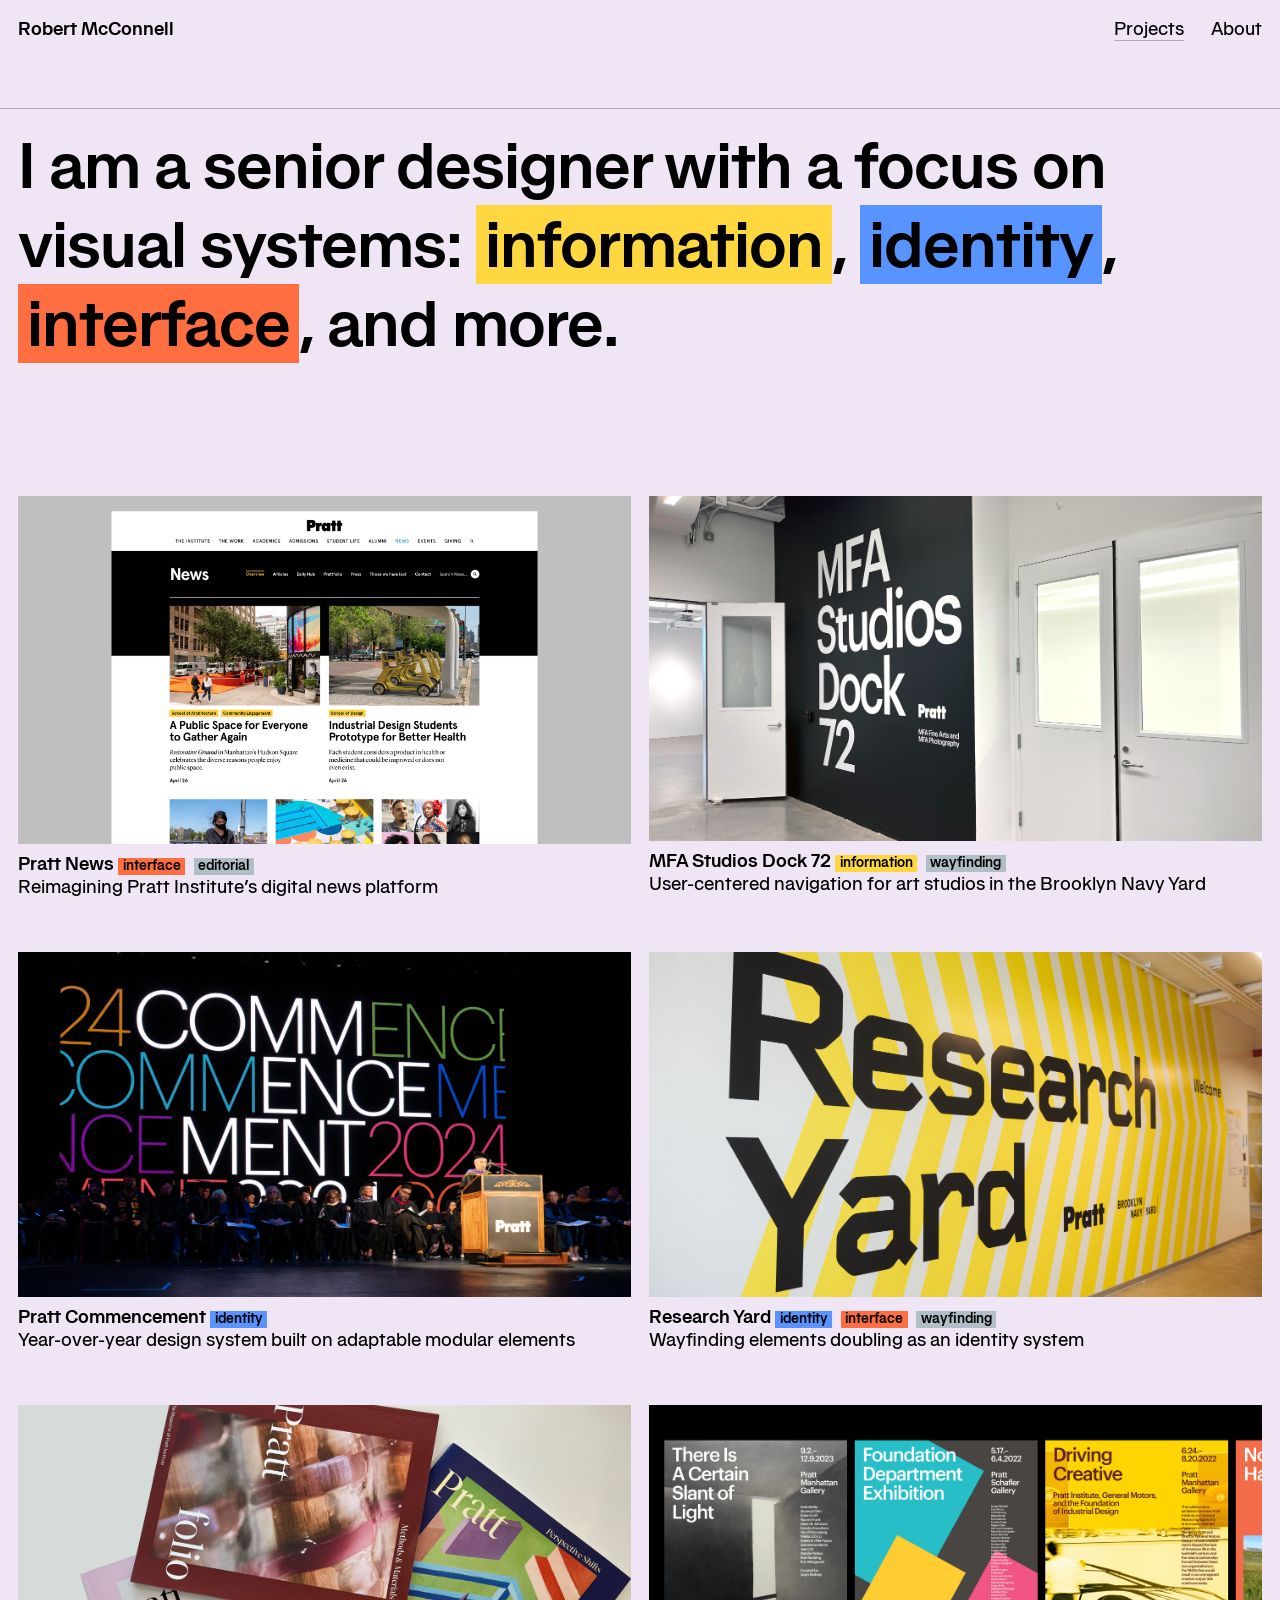
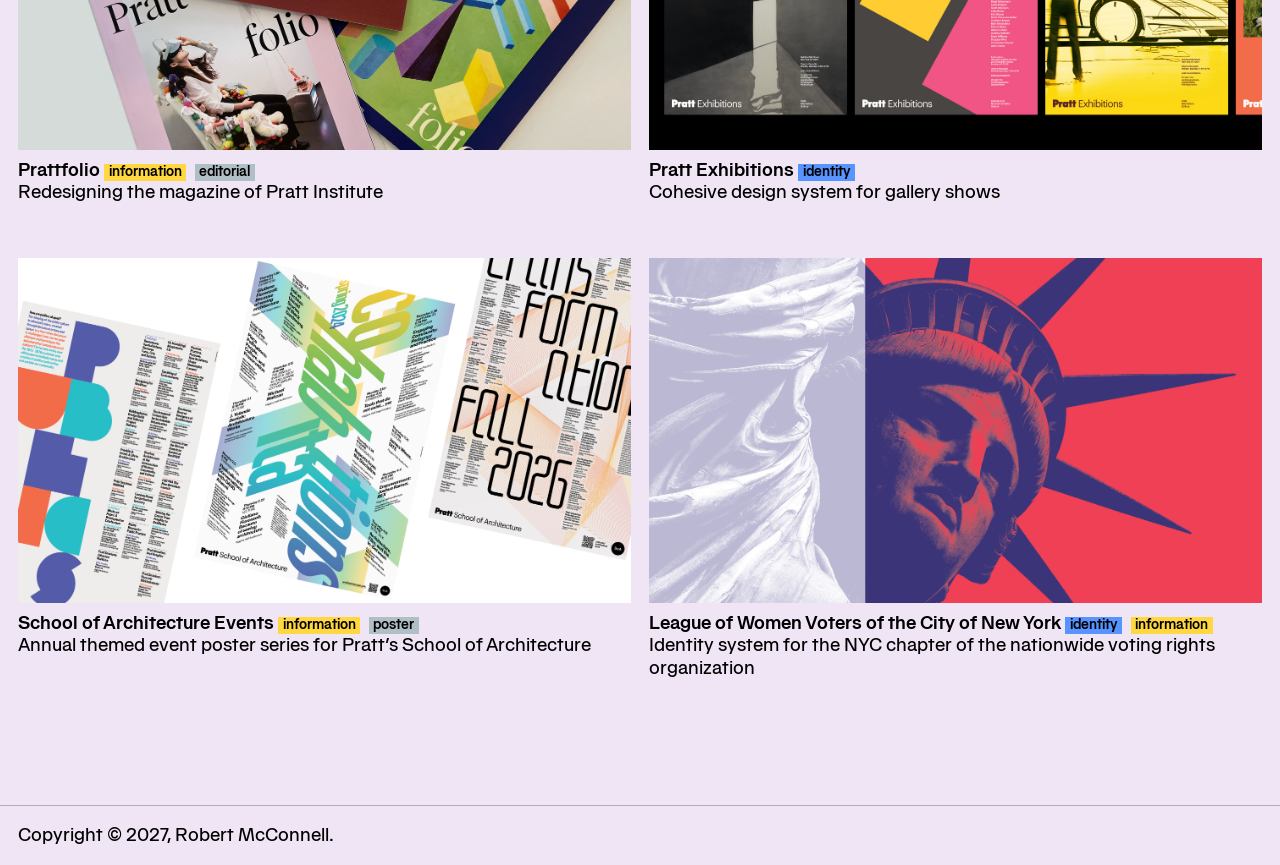
<file: index.html>
<!DOCTYPE html>
<html lang="en">
	<head>
		<title>Robert McConnell</title>
		<meta name="viewport" content="width=device-width, initial-scale=1, shrink-to-fit=no" />
		<meta http-equiv="x-ua-compatible" content="ie=edge" />
		<link rel="stylesheet" href="assets/css/reset.css" media="screen" type="text/css" />
		<link rel="stylesheet" href="assets/css/fonts.css" media="screen" type="text/css" />
		<link rel="stylesheet" href="assets/css/style.css" media="screen" type="text/css" />
	</head>
	<body>
		<nav id="nav">
			<div class="nav-name">
				Robert McConnell
			</div>
			<div class="nav-menu">
				<ul>
					<li><a class="active">Projects</a></li>
					<li><a href="about/">About</a></li>
				</ul>
			</div>
		</nav>
		<header>
			<div class="rm-intro">
				<p class="intro">I am a senior designer with a focus on visual systems: <span class="yellow">information</span>, <span class="blue">identity</span>, <span class="red">interface</span>, and more.</p>
			</div>
		</header>
		<main>
			<div class="project-item">
				<a href="projects/pratt-news">
					<img src="projects/pratt-news/001.jpg" alt="Pratt News">
					<ul>
						<li class="project-item-name">Pratt News <span class="project-tag red">interface</span> <span class="project-tag gray">editorial</span></li>
						<li class="project-item-desc">Reimagining Pratt Institute&rsquo;s digital news platform</li>
					</ul>
				</a>
			</div>
			<div class="project-item">
				<a href="projects/dock-72">
					<img src="projects/dock-72/tn.jpg" alt="MFA Studios Dock 72">
					<ul>
						<li class="project-item-name">MFA Studios Dock 72 <span class="project-tag yellow">information</span> <span class="project-tag gray">wayfinding</span></li>
						<li class="project-item-desc">User-centered navigation for art studios in the Brooklyn Navy Yard</li>
					</ul>
				</a>
			</div>		
			<div class="project-item">
				<a href="projects/commencement">
					<img src="projects/commencement/001.jpg" alt="Pratt Commencement">
					<ul>
						<li class="project-item-name">Pratt Commencement <span class="project-tag blue">identity</span></li>
						<li class="project-item-desc">Year-over-year design system built on adaptable modular elements</li>
					</ul>
				</a>
			</div>		
			<div class="project-item">
				<a href="projects/exhibitions">
					<img src="projects/research-yard/tn.jpg" alt="Research Yard">
					<ul>
						<li class="project-item-name">Research Yard <span class="project-tag blue">identity</span> <span class="project-tag red">interface</span> <span class="project-tag gray">wayfinding</span></li>
						<li class="project-item-desc">Wayfinding elements doubling as an identity system</li>
					</ul>
				</a>
			</div>		
			<div class="project-item">
				<a href="projects/prattfolio">
					<img src="projects/prattfolio/tn.jpg" alt="Prattfolio Magazine">
					<ul>
						<li class="project-item-name">Prattfolio <span class="project-tag yellow">information</span> <span class="project-tag gray">editorial</span></li>
						<li class="project-item-desc">Redesigning the magazine of Pratt Institute</li>
					</ul>
				</a>
			</div>		
			<div class="project-item">
				<a href="projects/exhibitions">
					<img src="projects/exhibitions/001.jpg" alt="Pratt Exhibitions">
					<ul>
						<li class="project-item-name">Pratt Exhibitions <span class="project-tag blue">identity</span></li>
						<li class="project-item-desc">Cohesive design system for gallery shows</li>
					</ul>
				</a>
			</div>		
			<div class="project-item">
				<a href="projects/exhibitions">
					<img src="projects/architecture-posters/tn.jpg" alt="School of Architecture Events">
					<ul>
						<li class="project-item-name">School of Architecture Events <span class="project-tag yellow">information</span> <span class="project-tag gray">poster</span></li>
						<li class="project-item-desc">Annual themed event poster series for Pratt&rsquo;s School of Architecture</li>
					</ul>
				</a>
			</div>		
			<div class="project-item">
				<a href="projects/league-of-women-voters">
					<img src="projects/league-of-women-voters/tn.jpg" alt="League of Women Voters of the City of New York">
					<ul>
						<li class="project-item-name">League of Women Voters of the City of New York <span class="project-tag blue">identity</span> <span class="project-tag yellow">information</span></li>
						<li class="project-item-desc">Identity system for the NYC chapter of the nationwide voting rights organization</li>
					</ul>
				</a>
			</div>		
		</main>
		<div class="copyright">
			Copyright &copy; 2027, Robert McConnell.
		</div>
		<script src="https://ajax.googleapis.com/ajax/libs/jquery/3.2.1/jquery.min.js"></script>
		<script src="assets/js/bgcolor.js"></script>
	</body>
</html>
</file>
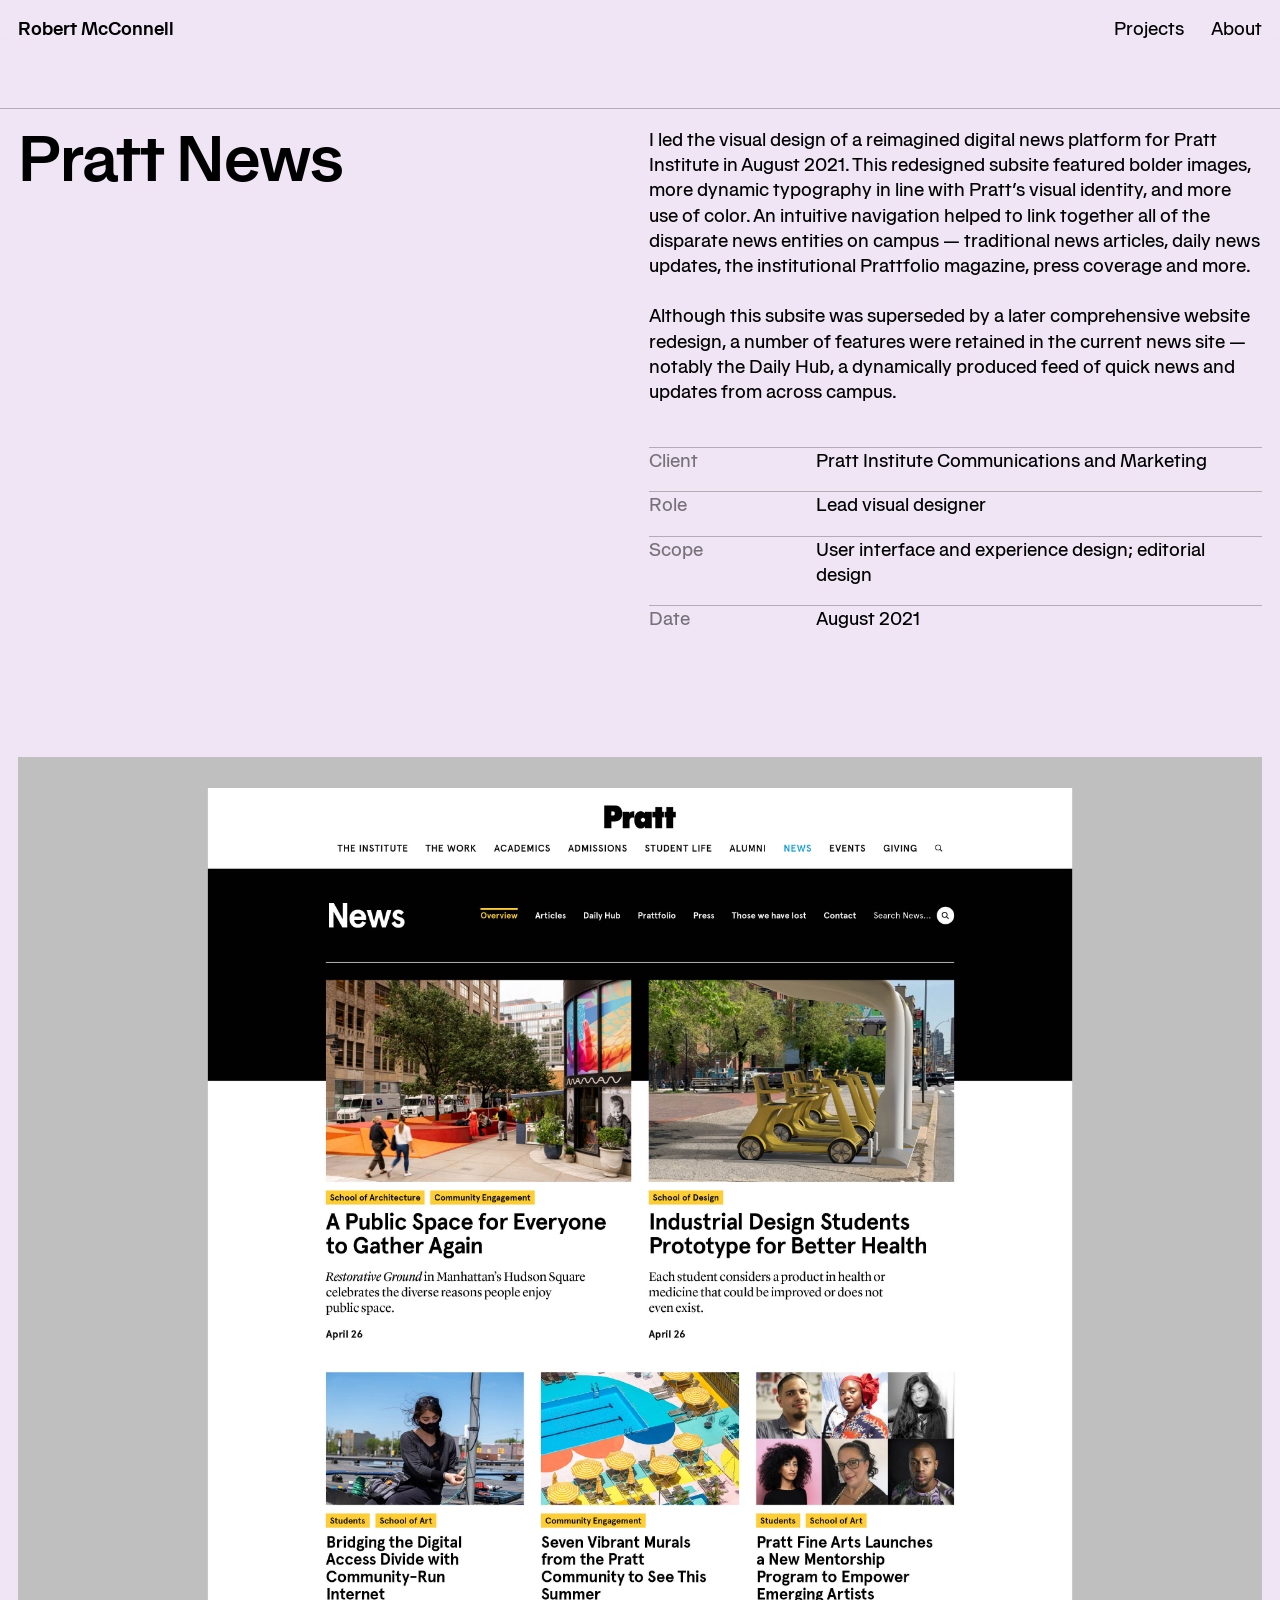
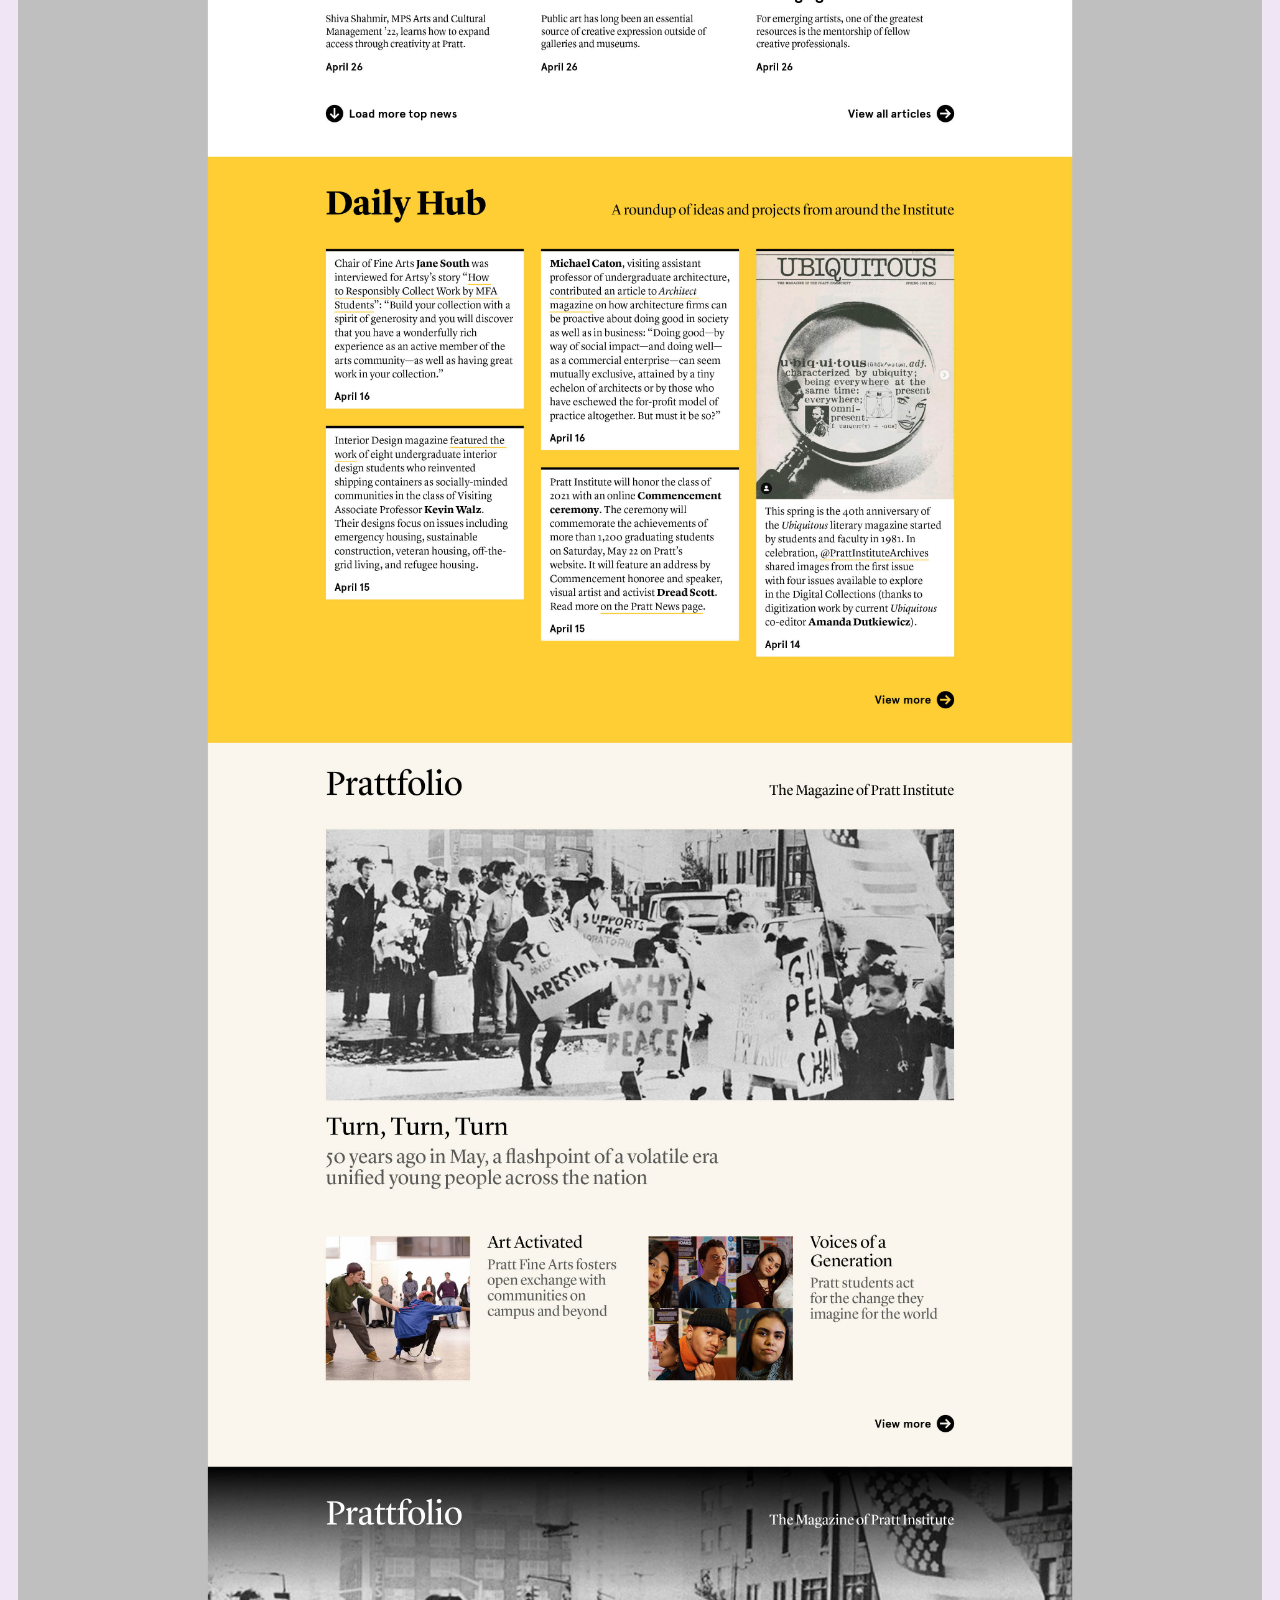
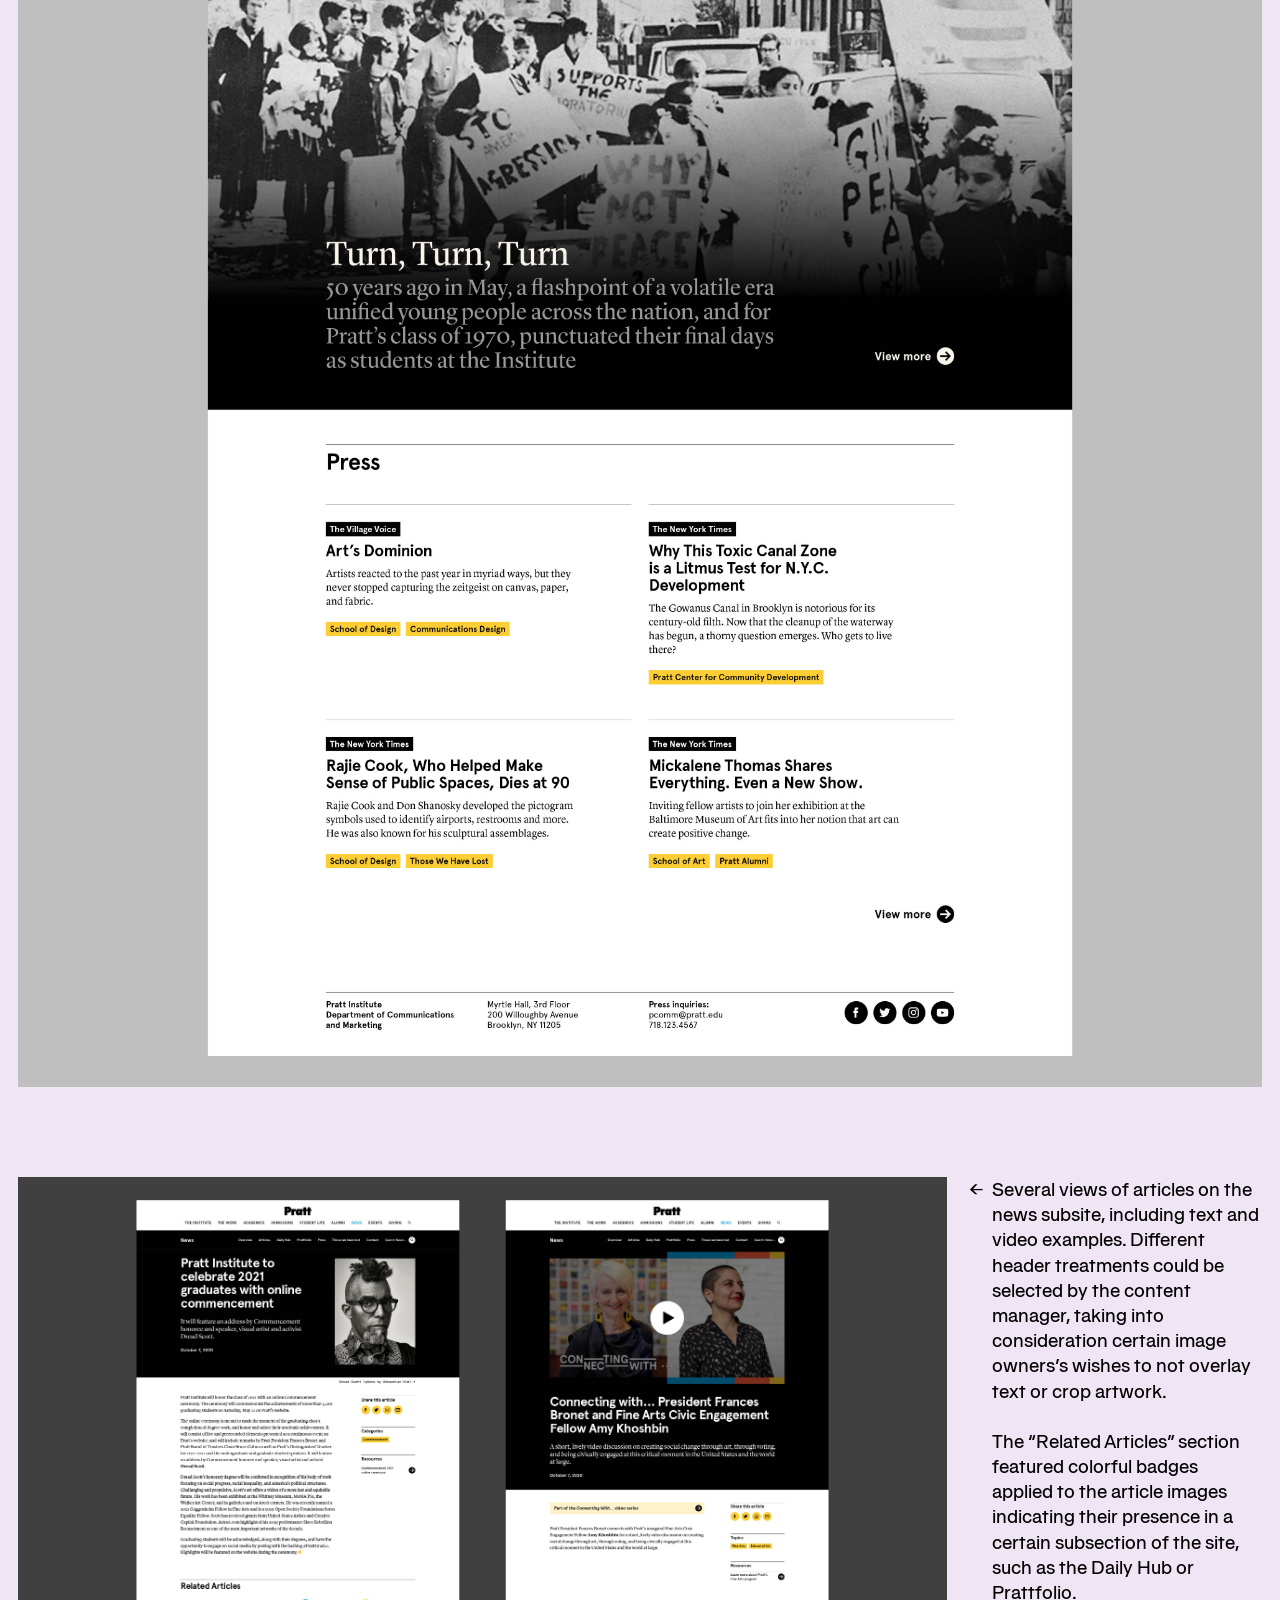
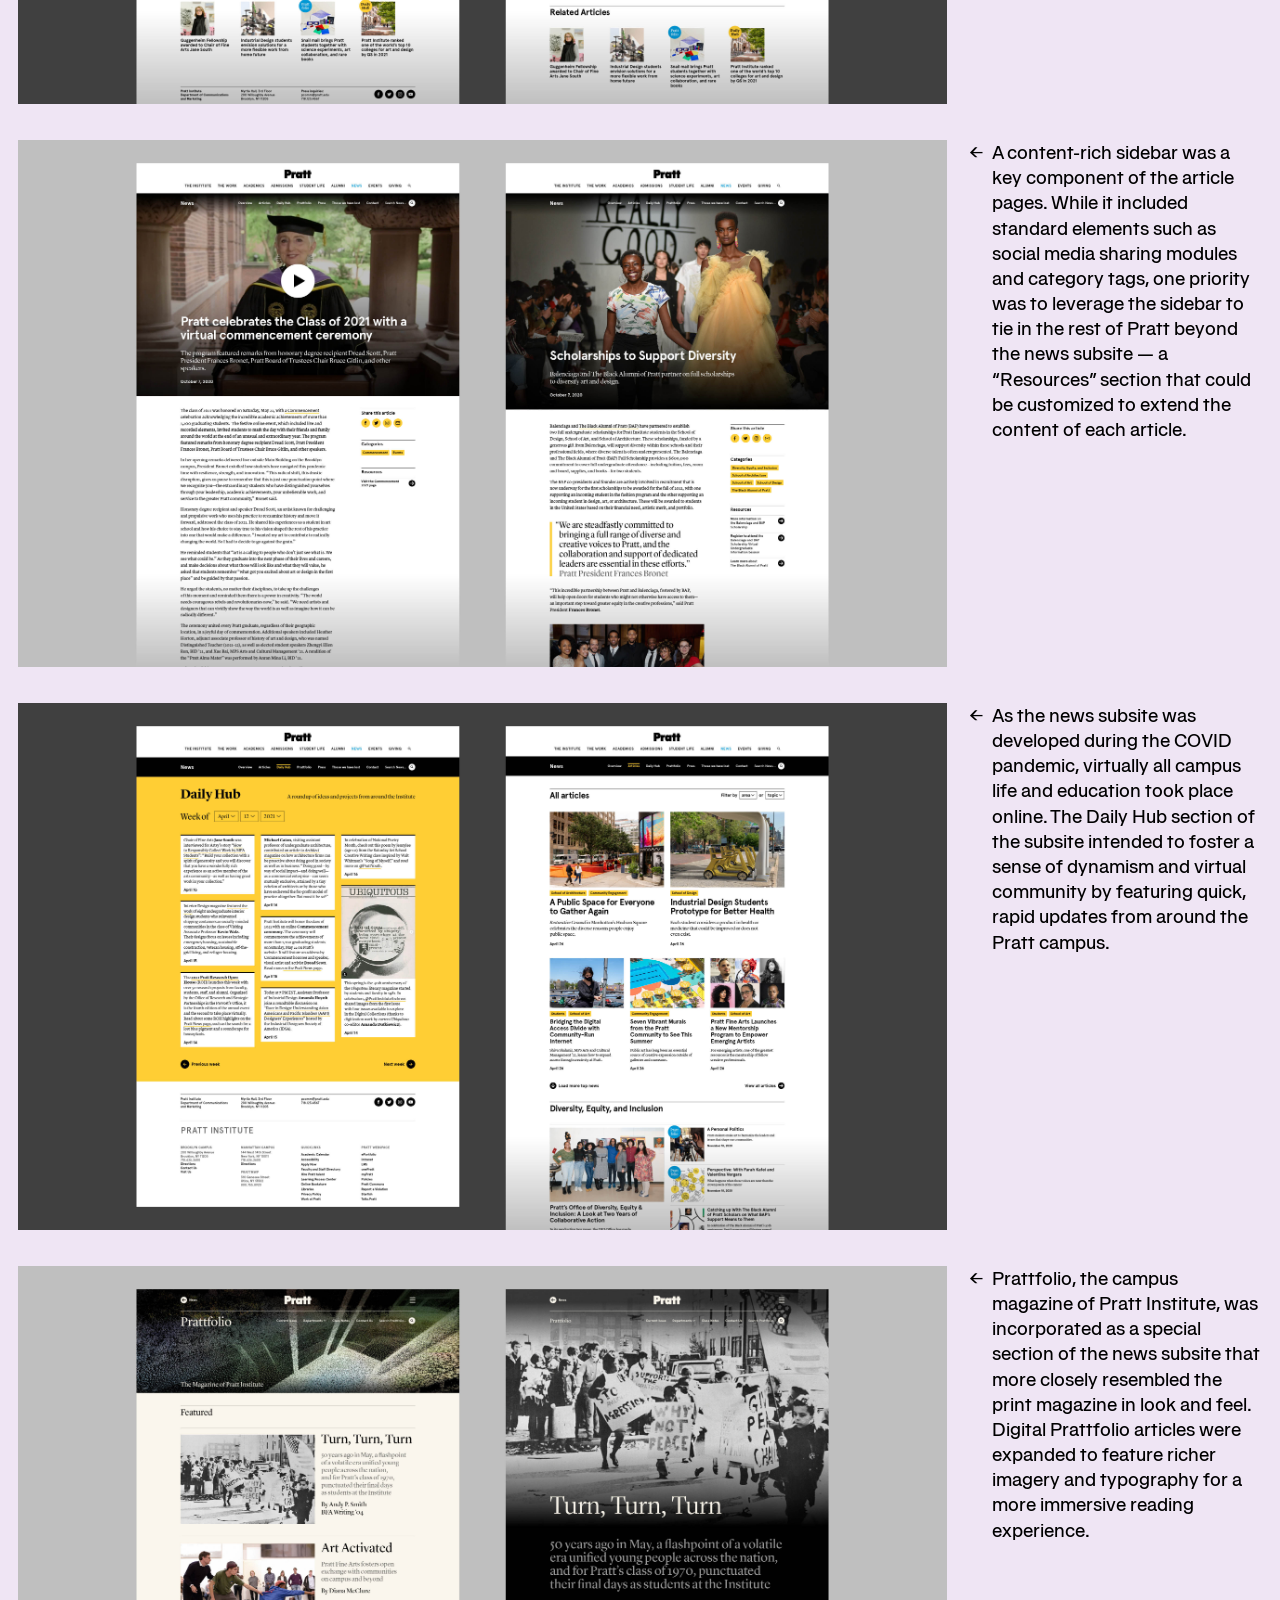
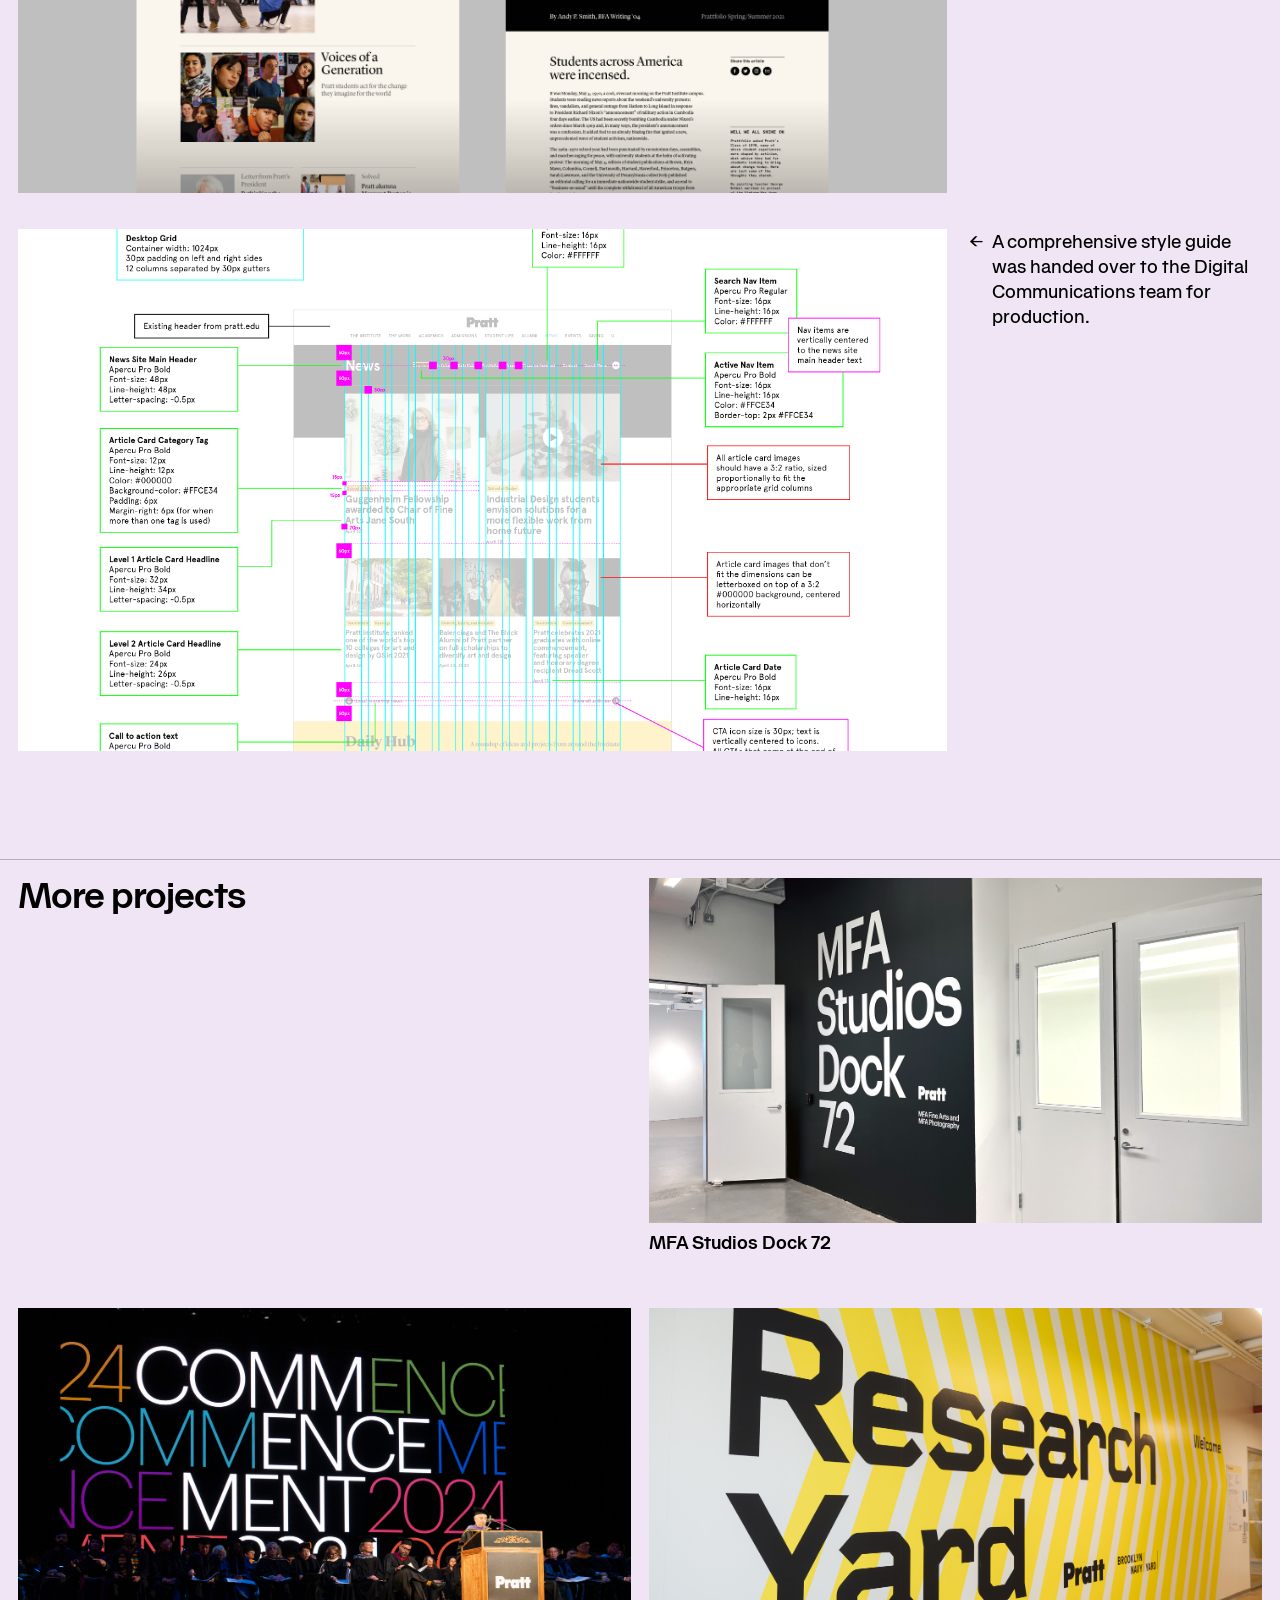
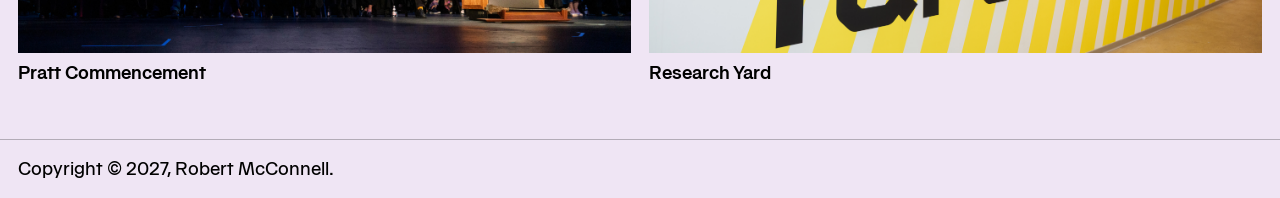
<file: projects/pratt-news/index.html>
<!DOCTYPE html>
<html lang="en">
	<head>
		<title>Robert McConnell &rarr; Pratt News</title>
		<meta name="viewport" content="width=device-width, initial-scale=1, shrink-to-fit=no" />
		<meta http-equiv="x-ua-compatible" content="ie=edge" />
		<link rel="stylesheet" href="../../assets/css/reset.css" media="screen" type="text/css" />
		<link rel="stylesheet" href="../../assets/css/fonts.css" media="screen" type="text/css" />
		<link rel="stylesheet" href="../../assets/css/style.css" media="screen" type="text/css" />
	</head>
	<body>
		<nav id="nav">
			<div class="nav-name">
				<a href="../../">Robert McConnell</a>
			</div>
			<div class="nav-menu">
				<ul>
					<li><a href="../">Projects</a></li>
					<li><a href="../../about/">About</a></li>
				</ul>
			</div>
		</nav>
		<header>
			<div class="project-name">
				<h1>Pratt News</h1>
			</div>
			<div class="project-desc">
				<p>I led the visual design of a reimagined digital news platform for Pratt Institute in August 2021. This redesigned subsite featured bolder images, more dynamic typography in line with Pratt&rsquo;s visual identity, and more use of color. An intuitive navigation helped to link together all of the disparate news entities on campus &mdash; traditional news articles, daily news updates, the institutional Prattfolio magazine, press coverage and more.</p>
				<p>Although this subsite was superseded by a later comprehensive website redesign, a number of features were retained in the current news site &mdash; notably the Daily Hub, a dynamically produced feed of quick news and updates from across campus.</p>
			</div>
			<div class="project-details">
				<dl>
					<dd>Client</dd>
					<dt>Pratt Institute Communications and Marketing</dt>
				</dl>
				<dl>
					<dd>Role</dd>
					<dt>Lead visual designer</dt>
				</dl>
				<dl>
					<dd>Scope</dd>
					<dt>User interface and experience design; editorial design</dt>
				</dl>
				<dl>
					<dd>Date</dd>
					<dt>August 2021</dt>
				</dl>
			</div>
		</header>
		<main>
			<div class="project-images">
				<img src="001.jpg" class="no-margin" alt="Top of the Pratt News homepage, showing navigation and key articles" />
				<img src="002.jpg" class="no-margin" alt="Second view of the Pratt News homepage, showing the top of the Daily Hub" />
				<img src="003.jpg" class="no-margin" alt="Third view of the Pratt News homepage, showing Prattfolio" />
				<img src="004.jpg" class="no-margin" alt="Fourth view of the Pratt News homepage, showing Prattfolio" />
				<img src="005.jpg" class="no-margin" alt="Fifth view of the Pratt News homepage, showing the press section and footer" />
			</div>
			<div class="project-subimages">
				<img src="006.jpg" alt="Several views of articles on the news subsite, including text and video examples" />
			</div>	
			<div class="project-info">
				<p class="caption-left">Several views of articles on the news subsite, including text and video examples. Different header treatments could be selected by the content manager, taking into consideration certain image owners&rsquo;s wishes to not overlay text or crop artwork.</p>
				<p class="caption-left">The &ldquo;Related Articles&rdquo; section featured colorful badges applied to the article images indicating their presence in a certain subsection of the site, such as the Daily Hub or Prattfolio.</p>
			</div>
			<div class="project-subimages">
				<img src="007.jpg" alt="Several views of articles on the news subsite, including text and video examples" />
			</div>	
			<div class="project-info">
				<p class="caption-left">A content-rich sidebar was a key component of the article pages. While it included standard elements such as social media sharing modules and category tags, one priority was to leverage the sidebar to tie in the rest of Pratt beyond the news subsite &mdash; a &ldquo;Resources&rdquo; section that could be customized to extend the content of each article.</p>
			</div>
			<div class="project-subimages">
				<img src="008.jpg" alt="View of The Daily Hub" />
			</div>	
			<div class="project-info">
				<p class="caption-left">As the news subsite was developed during the COVID pandemic, virtually all campus life and education took place online. The Daily Hub section of the subsite intended to foster a sense of dynamism and virtual community by featuring quick, rapid updates from around the Pratt campus.</p>
			</div>
			<div class="project-subimages">
				<img src="009.jpg" alt="View of the Prattfolio section of the site" />
			</div>	
			<div class="project-info">
				<p class="caption-left">Prattfolio, the campus magazine of Pratt Institute, was incorporated as a special section of the news subsite that more closely resembled the print magazine in look and feel. Digital Prattfolio articles were expanded to feature richer imagery and typography for a more immersive reading experience.</p>
			</div>
			<div class="project-subimages">
				<img src="010.jpg" alt="Excerpt from the style guide" />
			</div>	
			<div class="project-info">
				<p class="caption-left">A comprehensive style guide was handed over to the Digital Communications team for production.</p>
			</div>
		</main>
		<footer>
			<div class="footer-more-projects">
				<h6>More projects</h6>
			</div>
			<div class="project-item">
				<a href="../dock-72">
					<img src="../dock-72/tn.jpg" alt="MFA Studios Dock 72">
					<ul>
						<li class="project-item-name">MFA Studios Dock 72</li>
					</ul>
				</a>
			</div>
			<div class="project-item">
				<a href="../commencement">
					<img src="../commencement/001.jpg" alt="Pratt Commencement">
					<ul>
						<li class="project-item-name">Pratt Commencement</li>
					</ul>
				</a>
			</div>
			<div class="project-item">
				<a href="../research-yard">
					<img src="../research-yard/tn.jpg" alt="Research Yard">
					<ul>
						<li class="project-item-name">Research Yard</li>
					</ul>
				</a>
			</div>
		</footer>
		<div class="copyright">
			Copyright &copy; 2027, Robert McConnell.
		</div>
		<script src="https://ajax.googleapis.com/ajax/libs/jquery/3.2.1/jquery.min.js"></script>
		<script src="../../assets/js/bgcolor.js"></script>
	</body>
</html>
</file>
<file: assets/css/fonts.css>
@font-face {
  font-family: "Halvar";
  src: url("../fonts/Halvar-Mittelschrift-Regular.woff") format("woff");
  font-weight: 400;
  font-style: normal;
}

@font-face {
  font-family: "Halvar";
  src: url("../fonts/Halvar-Mittelschrift-Bold.woff") format("woff");
  font-weight: 700;
  font-style: normal;
}


@font-face {
  font-family: "Metra";
  src: url("../fonts/HLC-Metra-Regular.woff2") format("woff");
  font-weight: 400;
  font-style: normal;
}

@font-face {
  font-family: "Metra";
  src: url("../fonts/HLC-Metra-Medium.woff2") format("woff");
  font-weight: 500;
  font-style: normal;
}

@font-face {
  font-family: "Metra";
  src: url("../fonts/HLC-Metra-Bold.woff2") format("woff");
  font-weight: 700;
  font-style: normal;
}
</file>
<file: assets/css/style.css>
html {
	font-size: 18px;
}
body {
	font-family: 'Metra', sans-serif;
	font-feature-settings: 'ss03' 1;
	overflow-y: scroll;
	line-height: 1.25;
}
nav {
	width: 100%;
	padding: 1rem;
	margin: 0 0 4rem 0;
	position: fixed;
	top: 0;
	z-index: 1000;
	display: grid;
	grid-template-columns: repeat(2, 1fr);
	grid-gap: 1rem;
	backdrop-filter: blur(10px);
}
nav ul {
	float: right;
}
nav li {
	float: left;
	margin-left: 1.5rem;
}
header {
	display: grid;
	grid-gap: 1rem;
	margin: 0 0 4rem 0;
	padding: 1rem;
	border-top: 1px rgba(0,0,0,0.25) solid;
}
main {
	display: grid;
	grid-gap: 1rem;
	padding: 1rem;
	margin: 0 0 4rem 0;
}
footer {
	display: grid;
	grid-gap: 1rem;
	padding: 1rem;
	border-top: 1px rgba(0,0,0,0.25) solid;
}
.copyright {
	padding: 1rem;
	border-top: 1px rgba(0,0,0,0.25) solid;
}

.intro {
	line-height: 1.25;}
.intro,
h1 {
	font-weight: 500;
	letter-spacing: -2px;
	max-width: 2000px;
	text-box-edge: cap alphabetic;
	text-box-trim: trim-both;
}
h1 {
	line-height: 1;
	margin: 0 0 4rem 0;
}
h6 {
	line-height: 1;
	font-size: 2rem;
	font-weight: 500;
	letter-spacing: -1px;
	margin: 0 0 2rem 0;
}

.intro span {
	padding: 0 0.5rem;
}
.project-item {
	margin: 0 0 2rem 0;
	transition: 0.25s ease-in-out;
}
.project-item img {
	margin: 0 0 .5rem 0;
}
.project-item:hover {
	color: #000000;
	opacity: 0.65;
	transition: 0.25s ease-in-out;
}
.nav-name,
.project-item-name {
	font-weight: 500;
}
.project-tag {
	padding: 0 0.25rem;
	font-size: 0.75rem;
	display: inline-block;
	margin-right: 0.25rem;
}
.blue {
	background-color: #5794ff;
}
.red {
	background-color: #ff6e40;
}
.yellow {
	background-color: #ffd740;
}
.gray {
	background-color: #b0bec5;
}

img {
	display: block;
	width: 100%;
	margin: 0 0 1rem 0;
}
a {
	color: #000000;
	text-decoration: none;
	border-bottom: 1px rgba(0,0,0,0) solid;
	transition: 0.15s ease-in-out;
}
a.active,
a:hover {
	border-bottom: 1px rgba(0,0,0,0.25) solid;
	transition: 0.15s ease-in-out;
}
p {
	line-height: 1.4;
	text-box-edge: cap alphabetic;
	text-box-trim: trim-both;
	margin-bottom: 1.4rem;
	max-width: 1000px;
}
.caption-left {
	display: list-item;
	list-style-type: none;
	padding-left: 0.5rem;
	margin-left: 1rem;
}
dl {
	display: grid;
	grid-column-gap: 1rem;
	line-height: 1.4;
	border-top: 1px rgba(0,0,0,0.25) solid;
	margin: 0 0 1.4rem 0;
}
dd {
	color: rgba(0,0,0,0.5)
}
.no-margin {
	margin: 0;
}

/*XS screen sizes*/
@media (max-width: 767px) {
	header {
		margin: 6rem 0 2rem 0;
	}
	.project-images {
		margin: 0 0 4rem 0;
	}
	.intro {
		font-size: 1.75rem;
		letter-spacing: -0.5px;
	}
	h1 {
		font-size: 2rem;
		letter-spacing: -0.5px;
	}
	.caption-left:first-of-type {
		list-style-type: "\2191";
	}
}
/*S screen sizes*/
@media (min-width: 768px) {
	header {
		margin: 6rem 0 4rem 0;
	}
	.project-images {
		margin: 0 0 4rem 0;
	}
	dl {
		grid-template-columns: 1fr 3fr;
		margin: 0 0 1rem 0;
	}
	header,
	main,
	footer {
		grid-template-columns: repeat(4, 1fr);
	}
	.project-item,
	.project-name,
	.project-desc,
	.project-details,
	.footer-more-projects {
		grid-column-end: span 2;
	}
	.project-details {
		grid-column-start: 3;
	}
	.rm-intro,
	.project-images,
	.project-subimages,
	.project-info {
		grid-column-end: span 4;
	}
	.intro,
	h1 {
		font-size: 3.5rem;
		letter-spacing: -1px;
	}
	.caption-left:first-of-type {
		list-style-type: "\2191";
	}
	h6 {
		line-height: 1;
		font-size: 2rem;
		font-weight: 500;
		letter-spacing: -1px;
	}
}

/*M screen sizes*/
@media (min-width: 1000px) {
	.project-info {
		grid-column-end: span 1;
	}
	.project-subimages {
		grid-column-end: span 3;
	}
	.caption-left:first-of-type {
		list-style-type: "\2190";
	}
}
/*L screen sizes*/
@media (min-width: 1300px) {
	html {
		font-size: 18px;
	}
	footer .project-item,
	.footer-more-projects {
		grid-column-end: span 1;
	}
}
/*XL screen sizes*/
@media (min-width: 1500px) {
	html {
		font-size: 20px;
	}
	header {
		margin: 6rem 0 4rem 0;
	}
	main {
		margin: 0 0 6rem 0;
	}
	.intro {
		max-width: 85vw;
	}
}
/*XXL screen sizes*/
@media (min-width: 1800px) {
	header {
		margin: 8rem 0 6rem 0;
	}
	.project-images {
		margin: 0 0 6rem 0;
	}
	.intro,
	h1 {
		font-size: 5rem;
		letter-spacing: -2.5px;
	}
	.intro {
		max-width: 90vw;
	}
	main {
		margin: 0 0 8rem 0;
	}
}
</file>
